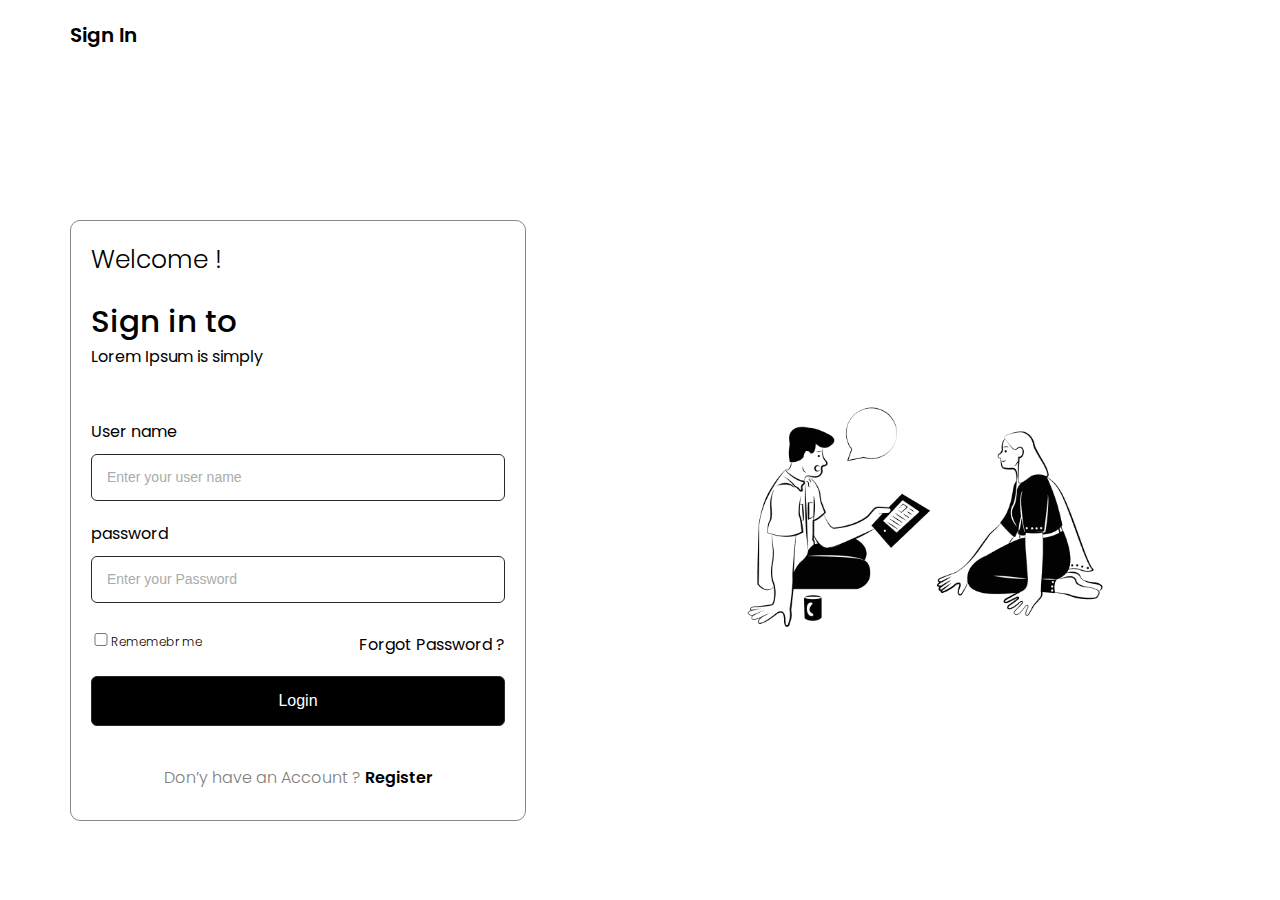
<file: index.html>
<!DOCTYPE html>
<html lang="en">
<head>
  <meta charset="UTF-8">
  <meta name="viewport" content="width=device-width, initial-scale=1.0">
  <title>Login</title>
  <link rel="preconnect" href="https://fonts.googleapis.com">
  <link rel="preconnect" href="https://fonts.gstatic.com" crossorigin>
  <link
    href="https://fonts.googleapis.com/css2?family=Newsreader:ital,opsz,wght@0,6..72,200..800;1,6..72,200..800&family=Open+Sans:ital,wght@0,300..800;1,300..800&family=Poppins:ital,wght@0,100;0,200;0,300;0,400;0,500;0,600;0,700;0,800;0,900;1,100;1,200;1,300;1,400;1,500;1,600;1,700;1,800;1,900&display=swap"
    rel="stylesheet">
  <link rel="icon" href="assets/images/icons/download.jpg">
  <link rel="stylesheet" href="assets/styels/main.css">
</head>
<body>
  <header>
    <div class="container">
      <a href="index.html">Sign in</a>
    </div>
  </header>
  <main>
    <section>
      <div class="container">
        <div class="login">
          <h3>Welcome !</h3>
          <h1>Sign in to </h1>
          <p>Lorem Ipsum is simply </p>
          <form>
            <label for="user_name">User name
              <input id="user_name" type="text" placeholder="Enter your user name" autofocus required></label>
            <label for="password">password </label>
            <input id="password" type="password" placeholder="Enter your Password" required>
            <div class="forget">
              <div class="input_check"> <input type="checkbox" id="forget"><label for="forget">Rememebr me</label>
              </div>
              <a href="#">Forgot Password ? </a>
            </div>
            <input type="submit" value="Login" class="submit">
            <p>Don’y have an Account ? <a href="register.html">Register</a></p>
          </form>
        </div>
        <div class="image"><img src="assets/images/small-team-discussing-ideas-2194220-0.png"></div>
      </div>
    </section>
  </main>
</body>
</html>
</file>
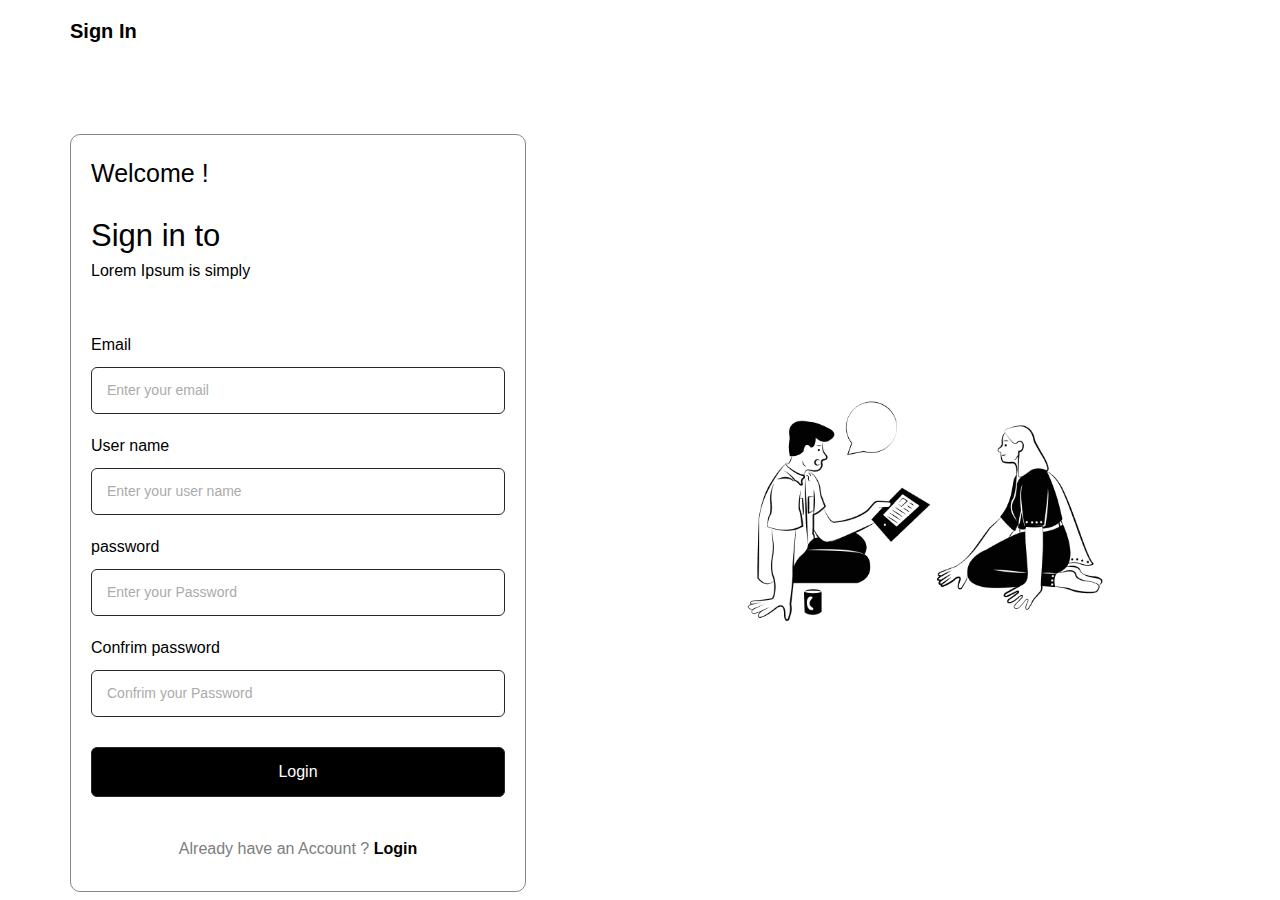
<file: register.html>
<!DOCTYPE html>
<html lang="en">
<head>
  <meta charset="UTF-8">
  <meta name="viewport" content="width=device-width, initial-scale=1.0">
  <title>Register</title>
  <link rel="stylesheet" href="assets/styels/main.css">
</head>
<body>
  <header>
    <div class="container"><a href="index.html">Sign in</a></div>
  </header>
  <main>
    <section>
      <div class="container">
        <div class="login">
          <h3>Welcome !</h3>
          <h1>Sign in to </h1>
          <p>Lorem Ipsum is simply </p>
          <form>
            <label for="email">Email
              <input id="email" type="email" placeholder="Enter your email" autofocus required></label>
            <label for="user_name">User name
              <input id="user_name" type="text" placeholder="Enter your user name" autofocus required></label>
            <label for="password">password </label>
            <input id="password" type="password" placeholder="Enter your Password" required>
            <label for="password">Confrim password </label>
            <input id="password" type="password" placeholder="Confrim your Password" required>
            <input type="submit" value="Login" class="submit">
            <p>Already have an Account ? <a href="index.html">Login</a></p>
          </form>
        </div>
        <div class="image"><img src="assets/images/small-team-discussing-ideas-2194220-0.png"></div>
      </div>
    </section>
  </main>
</body>
</html>
</file>
<file: assets/styels/main.css>
* {
  padding: 0;
  margin: 0;
  box-sizing: border-box;
}
body {
  font-family: "Poppins", sans-serif;
}
.container {
  padding: 0 15px;
  margin: auto;
}
@media (min-width: 768px) {
  .container {
    width: 750px;
  }
}
@media (min-width: 992px) {
  .container {
    width: 970px;
  }
}
@media (min-width: 1200px) {
  .container {
    width: 1170px;
  }
}
:root {
  --black: black;
  --white: white;
  --Dhūsar-Grey: #ababab;
  --Dire-Wolf: #282828;
  --Thunder: #4d4d4d;
  --Mithril: #878787;
  --Aged-Grey: #7d7d7d;
}
img {
  width: 100%;
}
a {
  text-decoration: none;
  text-transform: capitalize;
}
header {
  position: sticky;
  top: 0;
  background-color: var(--white);
  padding: 20px 0;
  z-index: 5;
}
header a {
  font-size: 20px;
  font-weight: 600;
  color: var(--black);
}
section .container {
  display: flex;
  justify-content: space-between;
  align-items: center;
  height: calc(100vh - 90px);
  padding-top: 90px;
}
section .container .login {
  border: 0.5px solid var(--Mithril);
  border-radius: 10px;
  padding: 20px;
  width: 40%;
}
section .container .image {
  width: 50%;
}
section .container .login h3 {
  font-size: 25px;
  font-weight: 300;
  line-height: 37.5px;
  padding-bottom: 20px;
}
section .container .login h1 {
  font-size: 31px;
  font-weight: 500;
  line-height: 46.5px;
}
section .container .login p {
  font-size: 16px;
  font-weight: 400;
  line-height: 24px;
  color: var(--black);
}
section .container .login form {
  margin-top: 50px;
}
section .container .login form label {
  font-size: 16px;
  font-weight: 400;
  line-height: 24px;
}
section .container .login form input {
  outline: none;
  border: 0.6px solid var(--Dire-Wolf);
  background-color: var(--white);
  border-radius: 6px;
  width: 100%;
  padding: 15px;
  margin: 10px 0 20px 0;
}
section .container .login form input::placeholder {
  font-size: 14px;
  font-weight: 300;
  color: var(--Dhūsar-Grey);
}
section .container .login form .forget {
  display: flex;
  flex-wrap: wrap;
  align-items: center;
  justify-content: space-between;
}
section .container .login form .forget a {
  color: var(--black);
}
section .container .login form .forget .input-check {
  display: flex;
  align-items: center;
  padding-top: 13px;
}
section .container .login form .forget label {
  cursor: pointer;
  font-size: 12px;
  font-weight: 300;
  padding-bottom: 8px;
}
section .container .login form .forget input {
  cursor: pointer;
  width: 20px;
}
section .container .login form .forget p {
  font-size: 12px;
  font-weight: 300;
  color: var(--Aged-Grey);
  cursor: pointer;
}
section .container .login form .submit {
  background-color: var(--black);
  color: var(--white);
  font-size: 16px;
  font-weight: 500;
}
section .container .login form p {
  font-size: 16px;
  font-weight: 300;
  color: var(--Aged-Grey);
  text-align: center;
  padding: 20px 0 10px 0;
}
section .container .login form p a {
  font-weight: 600;
  color: var(--black);
}
@media (max-width: 750px) {
  section .container .login {
    width: 100%;
  }
  section .container .image {
    display: none;
  }
}
</file>
